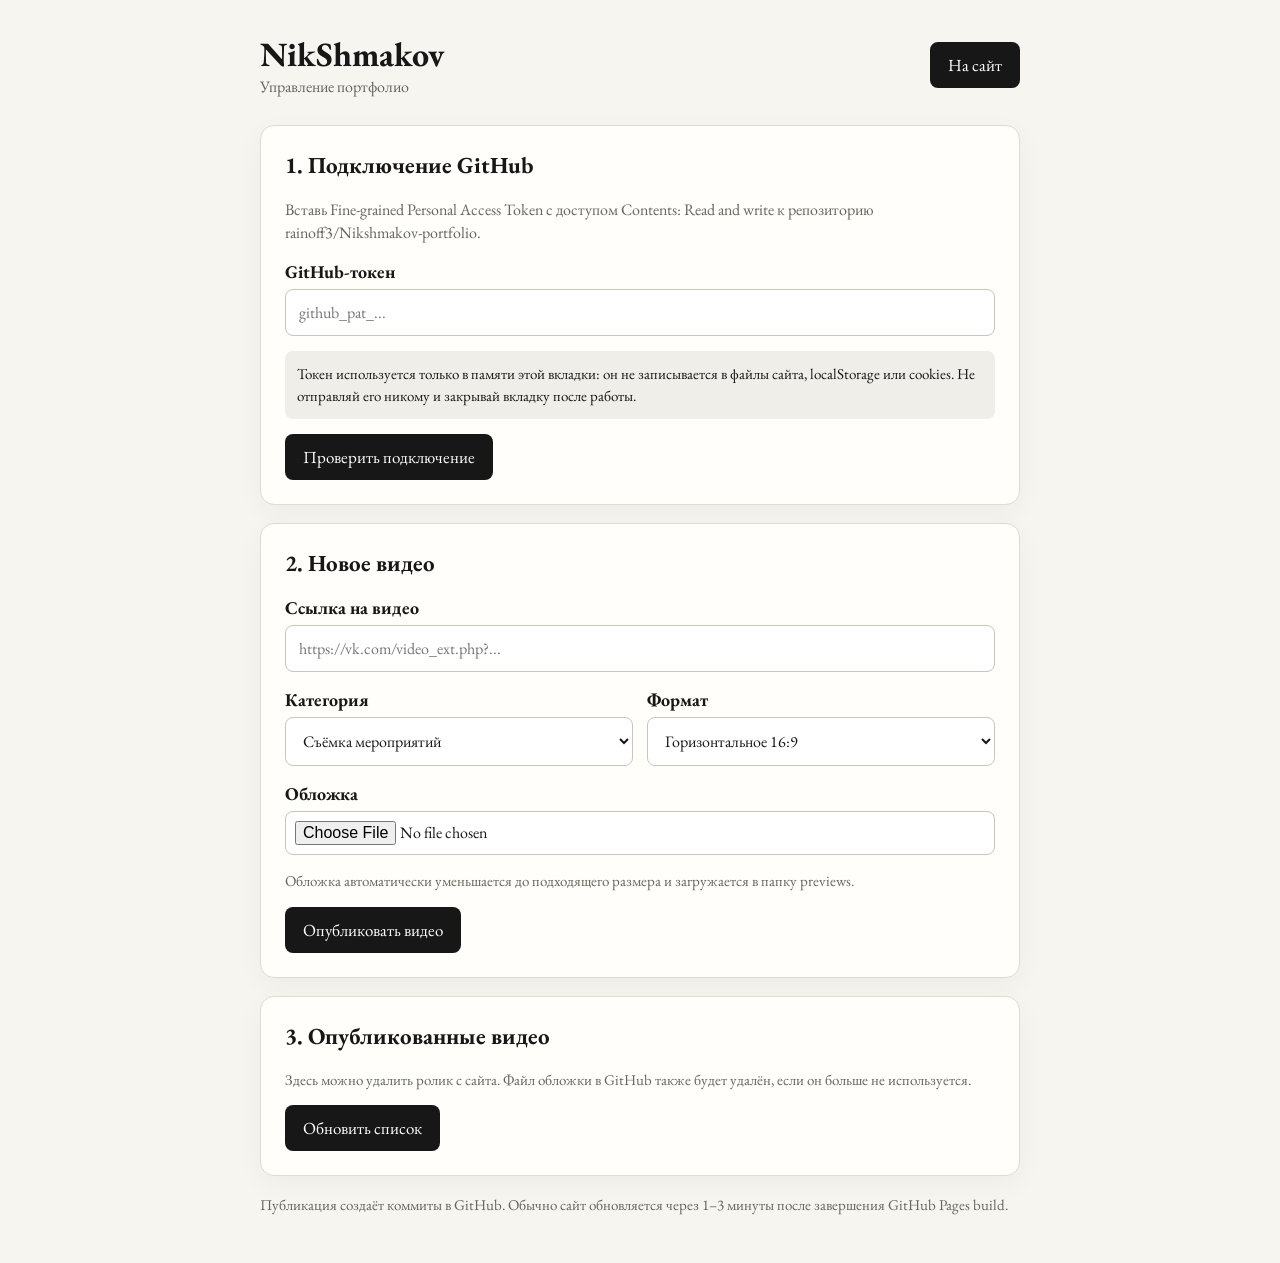
<file: admin.html>
<!DOCTYPE html>
<html lang="ru">
<head>
<meta charset="UTF-8">
<meta name="viewport" content="width=device-width, initial-scale=1">
<title>Админ-панель — NikShmakov</title>
<link rel="icon" href="favicon.ico">
<link rel="preconnect" href="https://fonts.googleapis.com">
<link href="https://fonts.googleapis.com/css2?family=EB+Garamond:wght@400..800&display=swap" rel="stylesheet">
<style>
*{box-sizing:border-box}body{margin:0;padding:32px 18px;background:#f6f5f0;color:#171717;font-family:'EB Garamond',serif}
.admin{max-width:760px;margin:0 auto}header{display:flex;justify-content:space-between;align-items:center;gap:16px;margin-bottom:28px}
h1{font-size:34px;margin:0;font-weight:700}h2{font-size:23px;margin:0 0 18px}p{line-height:1.45}.muted{color:#68645d}
.panel{background:#fffefa;border:1px solid #dedbd2;border-radius:14px;padding:24px;margin:18px 0;box-shadow:0 8px 28px rgba(0,0,0,.04)}
label{display:block;font-size:18px;font-weight:700;margin:16px 0 6px}
input,select{width:100%;padding:12px 13px;border:1px solid #c9c5bb;border-radius:8px;background:#fff;color:#171717;font:16px 'EB Garamond',serif}
input[type=file]{padding:9px}button,.back{display:inline-block;border:0;border-radius:8px;padding:12px 18px;background:#171717;color:white;font:17px 'EB Garamond',serif;cursor:pointer;text-decoration:none}
button:disabled{opacity:.55;cursor:wait}.row{display:grid;grid-template-columns:1fr 1fr;gap:14px}
.preview{display:none;max-width:240px;max-height:220px;object-fit:contain;margin-top:12px;border-radius:8px}
.status{margin-top:14px;padding:12px;border-radius:8px;display:none;white-space:pre-wrap}.ok{display:block;background:#e7f4e8;color:#185b26}.error{display:block;background:#fbe9e7;color:#8a2018}
.hint{font-size:15px}.video-row{display:flex;justify-content:space-between;align-items:center;gap:12px;padding:12px 0;border-bottom:1px solid #e5e1d8}.video-row:last-child{border-bottom:0}.video-info{min-width:0;overflow-wrap:anywhere}.video-meta{font-size:14px;color:#777}.delete-btn{background:#9d2922;flex-shrink:0;padding:8px 12px;font-size:15px}.token-note{background:#f0eee8;border-radius:8px;padding:12px}
@media(max-width:600px){body{padding:20px 12px}.panel{padding:18px}.row{grid-template-columns:1fr}h1{font-size:28px}.video-row{align-items:flex-start}}
</style>
</head>
<body>
<main class="admin">
<header><div><h1>NikShmakov</h1><div class="muted">Управление портфолио</div></div><a class="back" href="index.html">На сайт</a></header>
<section class="panel">
<h2>1. Подключение GitHub</h2>
<p class="muted">Вставь Fine-grained Personal Access Token с доступом Contents: Read and write к репозиторию rainoff3/Nikshmakov-portfolio.</p>
<label for="token">GitHub-токен</label>
<input id="token" type="password" autocomplete="off" placeholder="github_pat_..." spellcheck="false">
<p class="token-note hint">Токен используется только в памяти этой вкладки: он не записывается в файлы сайта, localStorage или cookies. Не отправляй его никому и закрывай вкладку после работы.</p>
<button id="checkToken" type="button">Проверить подключение</button>
<div id="connectionStatus" class="status" role="status"></div>
</section>
<section class="panel">
<h2>2. Новое видео</h2>
<form id="videoForm">
<label for="videoUrl">Ссылка на видео</label><input id="videoUrl" type="url" placeholder="https://vk.com/video_ext.php?..." required>

<div class="row">
<div><label for="category">Категория</label><select id="category" required>
<option value="events">Съёмка мероприятий</option><option value="commercial">Коммерческая съёмка</option><option value="personal">Для души</option>
</select></div>
<div><label for="format">Формат</label><select id="format" required>
<option value="horizontal">Горизонтальное 16:9</option><option value="vertical">Вертикальное 9:16</option>
</select></div>
</div>
<label for="cover">Обложка</label><input id="cover" type="file" accept="image/jpeg,image/png,image/webp" required>
<img id="coverPreview" class="preview" alt="Предпросмотр обложки">
<p class="muted hint">Обложка автоматически уменьшается до подходящего размера и загружается в папку previews.</p>
<button id="publish" type="submit">Опубликовать видео</button><div id="publishStatus" class="status" role="status"></div>
</form>
</section>
<section class="panel"><h2>3. Опубликованные видео</h2><p class="muted hint">Здесь можно удалить ролик с сайта. Файл обложки в GitHub также будет удалён, если он больше не используется.</p><button id="loadVideos" type="button">Обновить список</button><div id="videoList" class="video-list"></div><div id="deleteStatus" class="status" role="status"></div></section>
<p class="muted hint">Публикация создаёт коммиты в GitHub. Обычно сайт обновляется через 1–3 минуты после завершения GitHub Pages build.</p>
</main>
<script src="admin.js"></script>
</body>
</html>
</file>
